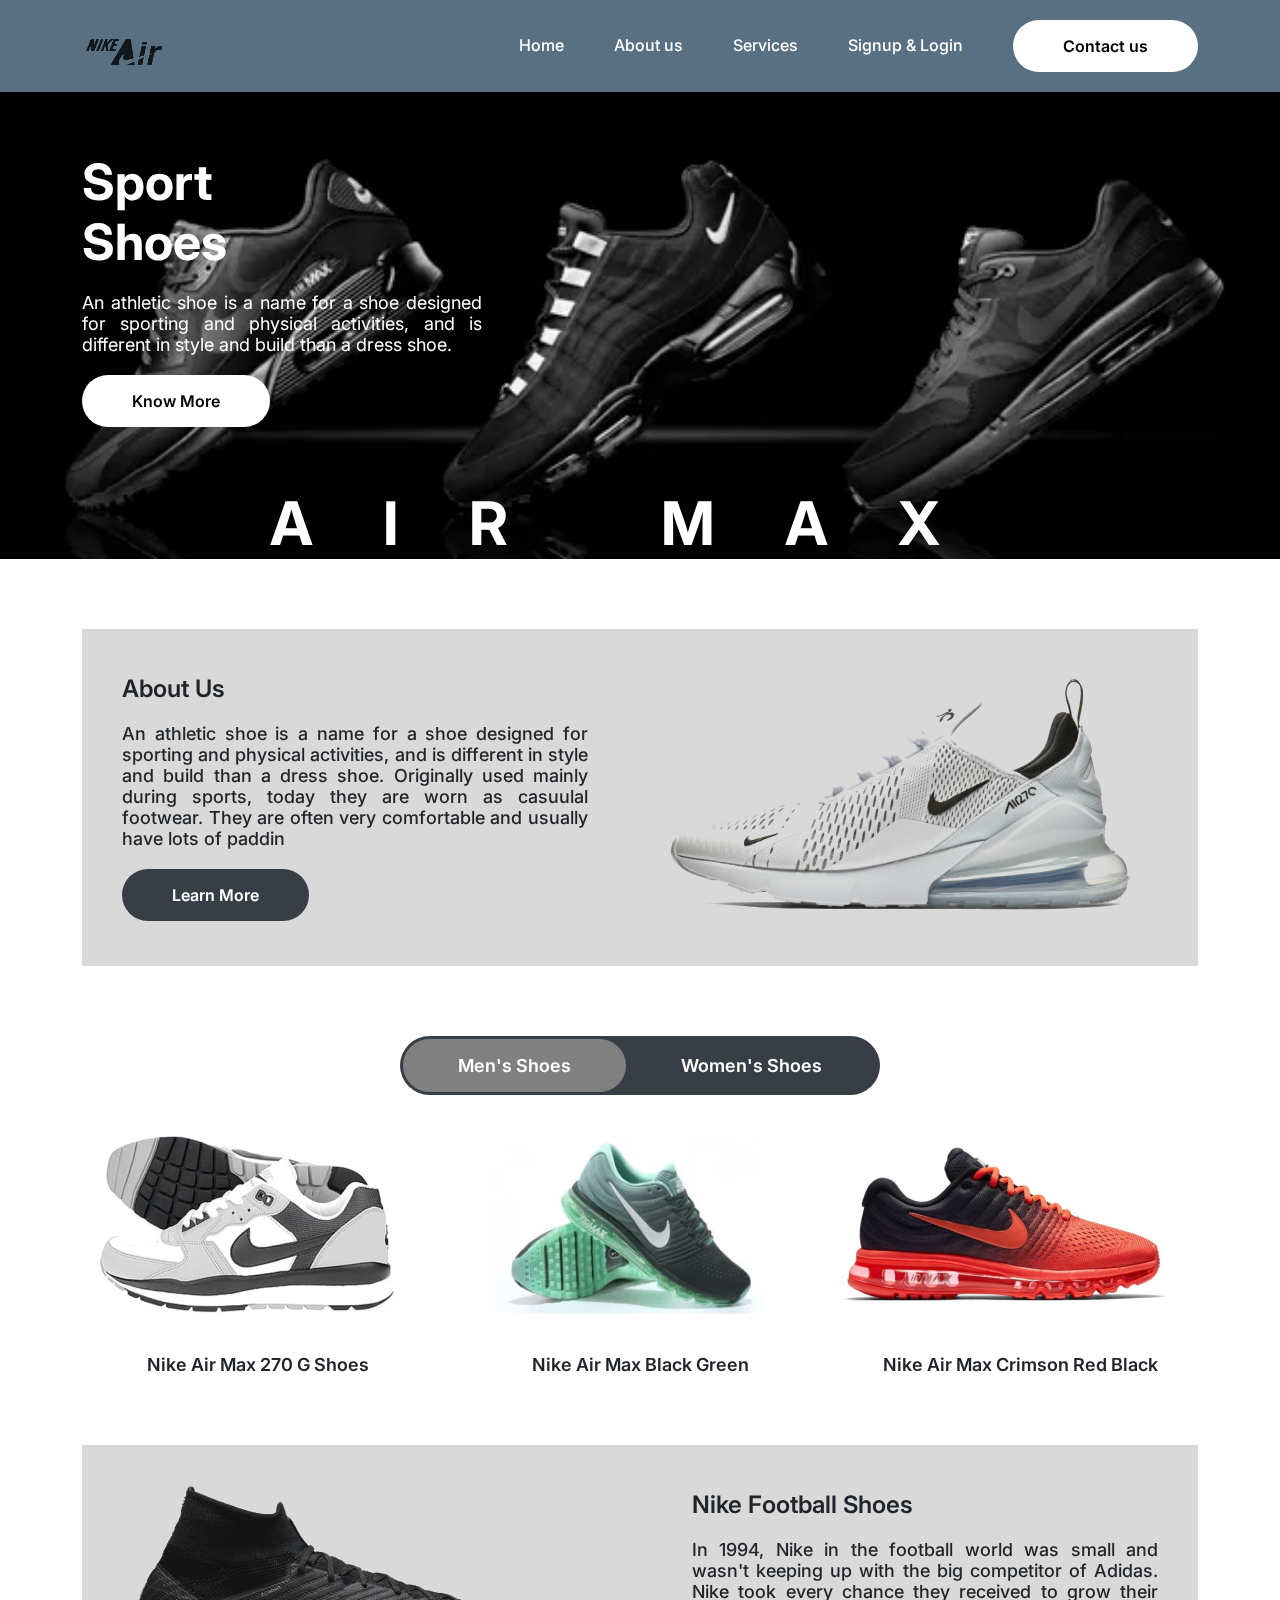
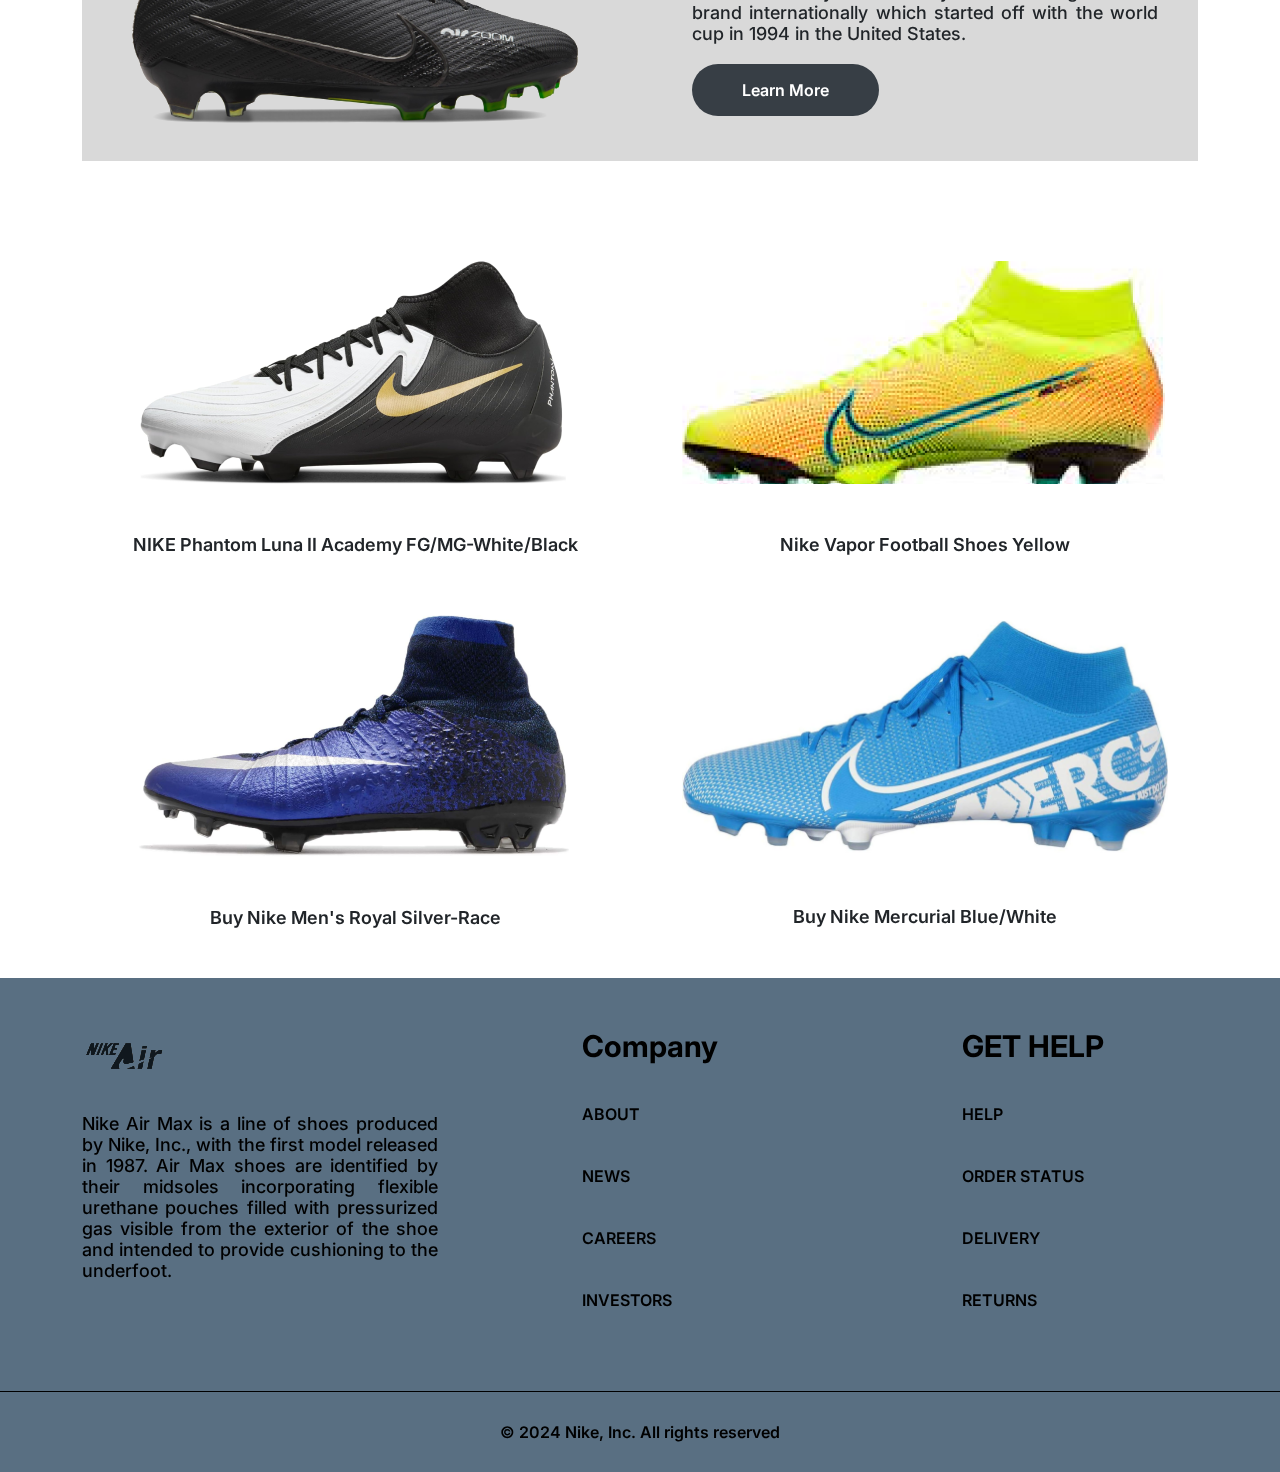
<file: index.html>
<!DOCTYPE html>
<html lang="en">
<head>
    <meta charset="UTF-8">
    <meta name="viewport" content="width=device-width, initial-scale=1.0">
    <title>Document</title>
    <link href="https://fonts.googleapis.com/css2?family=Inter:wght@100..900&display=swap" rel="stylesheet">
    <link href="https://cdn.jsdelivr.net/npm/bootstrap@5.3.2/dist/css/bootstrap.min.css" rel="stylesheet">
    <link rel="stylesheet" href="https://cdnjs.cloudflare.com/ajax/libs/font-awesome/6.5.1/css/all.min.css"
        integrity="sha512-DTOQO9RWCH3ppGqcWaEA1BIZOC6xxalwEsw9c2QQeAIftl+Vegovlnee1c9QX4TctnWMn13TZye+giMm8e2LwA=="
        crossorigin="anonymous" referrerpolicy="no-referrer" />
    <link href="https://cdn.jsdelivr.net/npm/bootstrap@5.3.3/dist/css/bootstrap.min.css" rel="stylesheet">
    <script src="https://cdn.jsdelivr.net/npm/bootstrap@5.3.3/dist/js/bootstrap.bundle.min.js"></script>
    <link rel="stylesheet" href="css/style.css">
    <link rel="stylesheet" href="css/responsive.css">
</head>
<body>
    <!-- Header-section -->
    <header>
        <div class="container">
            <div class="header-inner">
                <div class="row align-items-center">
                    <div class="col-6 col-md-3">
                        <div class="nike-logo">
                            <a href="#">
                                <img src="img/nike-logo (1).png" alt="logo">
                            </a>
                        </div>
                    </div>

                    <div class="col-6 col-md-9">
                        <div class="header-menu menu-content">
                            <ul class="list-unstyled d-flex justify-content-end align-items-center">
                                <li>
                                    <a href="#">Home</a>
                                </li>
                                <li>
                                    <a href="#">About us</a>
                                </li>
                                <li>
                                    <a href="#">Services</a>
                                </li>
                                <li>
                                    <a href="signup.html">Signup & Login</a>
                                </li>
                                <li>
                                    <a href="#" class="site-btn site-btn-2">Contact us</a>
                                </li>                                
                            </ul>
                        </div>

                        <div class="mobile-sidenav-btn float-end">
                            <button class="mobile-toggle-btn"><i class="fa fa-bars"></i></button>
                        </div>
                        <div class="mobile-sidenav-content" id="mySidenav">
                            <div class="mobile-sidenav-btn sidenav-close-btn">
                                <button class="mobile-toggle-btn active"><i class="fa fa-close"></i></button>
                            </div>
                            <div class="menu-header-menu-container">
                                <ul class="list-unstyled">
                                    <li>
                                        <a href="#">Home</a>
                                    </li>
                                    <li>
                                        <a href="#">About us</a>
                                    </li>
                                    <li>
                                        <a href="#">Services</a>
                                    </li>                                    
                                    <li>
                                        <a href="signup.html">Signup & Login</a>
                                    </li>                                    
                                    <li>
                                        <a href="#" class="site-btn site-btn-2">Contact Us</a>
                                    </li>
                                </ul>
                            </div>            
                        </div>
                    </div>
                </div>
            </div>
        </div>        
    </header>
    

    <!-- Hero Section -->
    <section class="hero-section">
        <div class="container">
            <div class="hero-inner">
                <div class="row align-items-center">
                    <div class="col-md-12">
                        <div class="hero-content">
                            <h1 class="hero-heading">Sport <br>
                            Shoes</h1>
                            <p class="hero-para"> An athletic shoe is a name for a shoe designed for sporting and physical
                            activities, and is different in style and build than a dress shoe.</p>                    
                            <a href="#" class="site-btn">Know More</a>                                              
                        </div>
                    </div>                                        
                </div>                                
            </div>            
        </div>
        <div class="air-max">
            <h2 class="air-max-heading">AIR MAX</h2>
        </div>
    </section>

    <!-- About us section -->
    <section class="about-section py-70">
        <div class="container">
            <div class="about-inner">
                <div class="row align-items-center">
                    <div class="col-md-6">
                        <div class="about-left">
                            <h4>About Us</h4>
                            <p>An athletic shoe is a name for a shoe designed for sporting and physical activities, and is different in style and build than a dress shoe. Originally used mainly during sports, today they are worn as casuulal footwear. They are often very comfortable and usually have lots of paddin</p>
                            <a href="#" class="site-btn site-bt">Learn More</a>
                        </div>
                    </div>
                    <div class="col-md-6">
                        <div class="about-right">
                            <img src="img/nike-white-shoe.png" alt="shoe">
                        </div>
                    </div>
                </div>
            </div>
        </div>
    </section>

    <!-- Shoes-button section -->
    <section class="shoes-btn-section">
        <div class="container">
            <div class="shoes-btn-inner">
                <ul class="nav nav-pills">
                    <li class="nav-item">
                        <a href="#men" class="nav-link rounded-pill active" data-bs-toggle="pill">Men's Shoes</a>
                    </li>
                    <li class="nav-item">
                        <a href="#women" class="nav-link rounded-pill" data-bs-toggle="pill">Women's Shoes</a>
                    </li>
                </ul>
            </div>

            <div class="shoes-option">
                <div class="tab-content">
                    <div id="men" class="tab-pane active">
                        <div class="row align-items-center">
                            <div class="col-md-4">
                                <div class="shoes-content">
                                    <img src="img/nike-windrunner 1.png" alt="shoe">
                                    <p>Nike Air Max 270 G
                                        Shoes </p>
                                </div>
                            </div>
                            <div class="col-md-4">
                                <div class="shoes-content">
                                    <img src="img/nike-air-max-2017-black-green-250x250 1.png" alt="shoe">
                                    <p>Nike Air Max Black Green </p>
                                </div>
                            </div>
                            <div class="col-md-4">
                                <div class="shoes-content">
                                    <img src="img/s-l960 1.png" alt="shoe">
                                    <p>Nike Air Max Crimson Red Black</p>
                                </div>
                            </div>
                        </div>
                    </div>

                    <div id="women" class="tab-pane">
                        <div class="row align-items-center">
                            <div class="col-md-4">
                                <div class="shoes-content">
                                    <img src="img/women-road-running-shoe.png" alt="shoe">
                                    <p>Nike Air Max 270 G
                                        Shoes </p>
                                </div>
                            </div>
                            <div class="col-md-4">
                                <div class="shoes-content">
                                    <img src="img/women-running-shoe.png" alt="shoe">
                                    <p>Nike Air Max 270 G
                                        Shoes </p>
                                </div>
                            </div>
                            <div class="col-md-4">
                                <div class="shoes-content">
                                    <img src="img/court-vision-low-shoes.png" alt="shoe">
                                    <p>Nike Air Max 270 G
                                        Shoes </p>
                                </div>
                            </div>
                        </div>
                    </div>
                </div>
            </div>
        </div>        
    </section>

    <!-- About Football Shoes -->
    <section class="about-section py-70">
        <div class="container">
            <div class="about-football about-inner">
                <div class="row align-items-center">
                    <div class="col-md-6">
                        <div class="about-right">
                            <img src="img/nikefoot.png" alt="shoe">
                        </div>
                    </div>
                    <div class="col-md-6">
                        <div class="about-left">
                            <h4>Nike Football Shoes</h4>
                            <p>In 1994, Nike in the football world was small and wasn't keeping up with the big competitor of Adidas. Nike took every chance they received to grow their brand internationally which started off with the world cup in 1994 in the United States.</p>
                            <a href="#" class="site-btn site-bt">Learn More</a>
                        </div>
                    </div>                    
                </div>
            </div>
        </div>
    </section>

    <!-- Football-shoes -->
    <section class="football-shoes-section">
        <div class="container">
            <div class="football-shoes-inner">
                <div class="row align-items-center">
                    <div class="col-md-6">
                        <div class="football-shoes-content">
                            <img src="img/white-black.png" alt="shoe">
                            <p>NIKE Phantom Luna II Academy FG/MG-White/Black</p>
                        </div>
                    </div>
                    <div class="col-md-6">
                        <div class="football-shoes-content">
                            <img src="img/orange-yellow-football.png" alt="shoe">
                            <p>Nike Vapor Football Shoes Yellow</p>
                        </div>
                    </div>
                    <div class="col-md-6">
                        <div class="football-shoes-content">
                            <img src="img/blue-footbal-shoes.png" alt="shoe">
                            <p>Buy Nike Men's Royal 
                                Silver-Race</p>
                        </div>
                    </div>
                    <div class="col-md-6">
                        <div class="football-shoes-content">
                            <img src="img/blue-football.png" alt="shoe">
                            <p>Buy Nike Mercurial  Blue/White</p>
                        </div>
                    </div>
                </div>
            </div>
        </div>
    </section>

    <!-- Footer-section -->
    <footer>        
        <div class="container">
            <div class="footer-top">
                <div class="row">
                    <div class="col-md-4">
                        <div class="footer-inner-left nike-logo">
                            <a href="#">
                                <img src="img/nike-logo (1).png" alt="logo">
                            </a>
                            <p class="footer-discription"> Nike Air Max is a line of shoes produced by Nike, Inc., with the first model released in 1987. Air Max shoes are identified by their midsoles incorporating flexible urethane pouches filled with pressurized gas visible from the exterior of the shoe and intended to provide cushioning to the underfoot.</p>

                            <div class="footer-media">
                                <ul class="list-unstyled d-flex justify-content-start">
                                    <li>
                                        <a href="#"><i class="fa-brands fa-square-instagram"></i></a>
                                    </li>
                                    <li>
                                        <a href="#"><i class="fa-brands fa-facebook"></i></a>
                                    </li>
                                    <li>
                                        <a href="#"><i class="fa-brands fa-twitter"></i></a>
                                    </li>
                                    <li>
                                        <a href="#"><i class="fa-brands fa-youtube"></i></a>
                                    </li>
                                </ul>
                            </div>
                        </div>
                    </div>

                <!-- Comapany -->
                    <div class="col-md-4">
                        <div class="footer-inner-right">                      
                            <div class="footer-menu footer-menu-content">
                                <ul class="list-unstyled">
                                    <li>
                                        <h4>Company</h4>
                                    </li>
                                    <li>
                                        <a href="#">ABOUT</a>
                                    </li>
                                    <li>
                                        <a href="#">NEWS</a>
                                    </li>
                                    <li>
                                        <a href="#">CAREERS</a>
                                    </li>
                                    <li>
                                        <a href="#">INVESTORS</a>
                                    </li>
                                </ul>
                            </div>
                        </div>
                    </div>

                    <!-- Help-->
                    <div class="col-md-4">
                        <div class="footer-inner-right">
                            <div class="footer-menu footer-menu-content">
                                <ul class="list-unstyled">
                                    <li>
                                        <h4>GET HELP</h4>
                                    </li>
                                    <li>
                                        <a href="#">HELP</a>
                                    </li>
                                    <li>
                                        <a href="#">ORDER STATUS</a>
                                    </li>
                                    <li>
                                        <a href="#">DELIVERY</a>
                                    </li>
                                    <li>
                                        <a href="#">RETURNS</a>
                                    </li>
                                </ul>
                            </div>
                        </div>
                    </div>
                </div>
            </div>
        </div>    

        <div class="footer-bottom">
            © 2024 Nike, Inc. All rights reserved
        </div>
    </footer>

</body>
<script src="https://cdnjs.cloudflare.com/ajax/libs/jquery/3.7.0/jquery.min.js"></script>
<script>
    // ======= Mobile responsive toggle ========
$(document).ready(function () {
    $(document).on("click", ".mobile-toggle-btn", function () {
        if ($(this).hasClass("active")) {
            $(this).addClass("active");
            $("#mySidenav").css("width", "0");
        } else {
            $(this).removeClass("active");
            $("#mySidenav").css("width", "100vw");
        }
    });
});
</script>
</html>
</file>
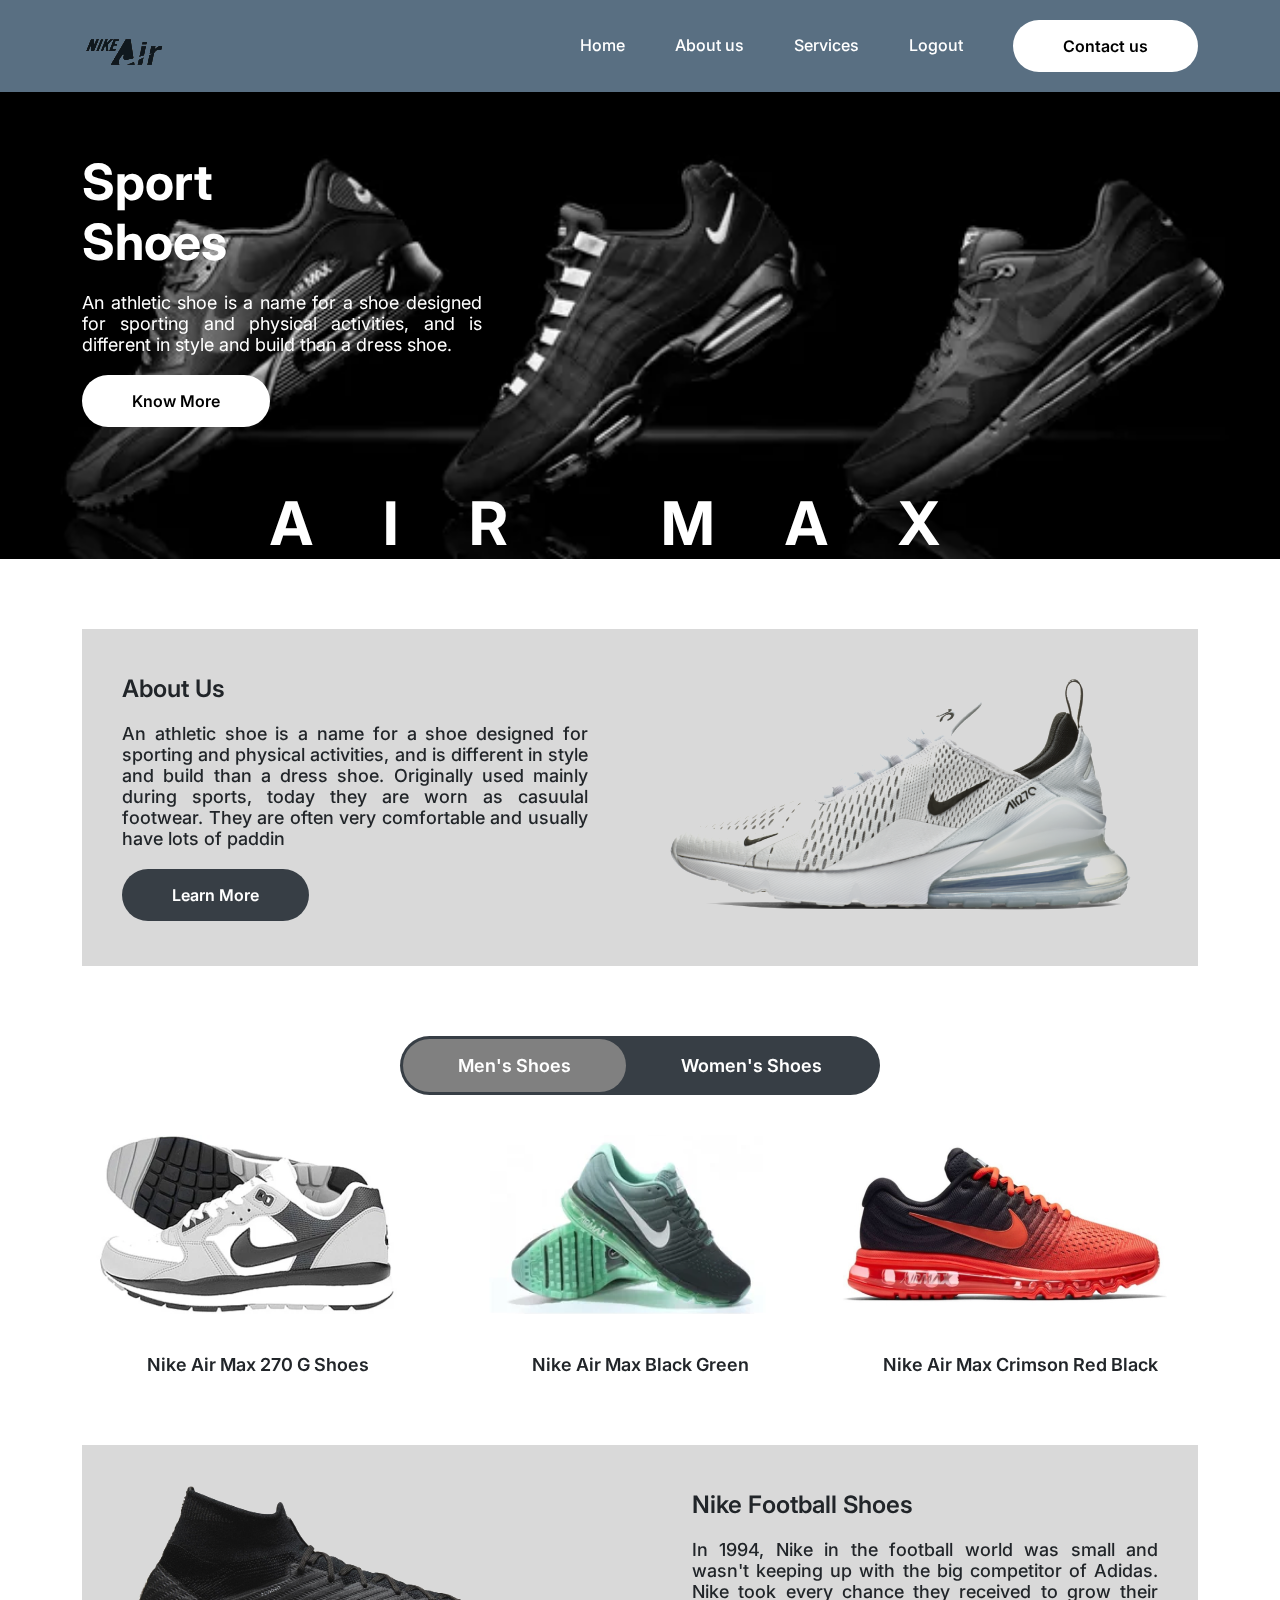
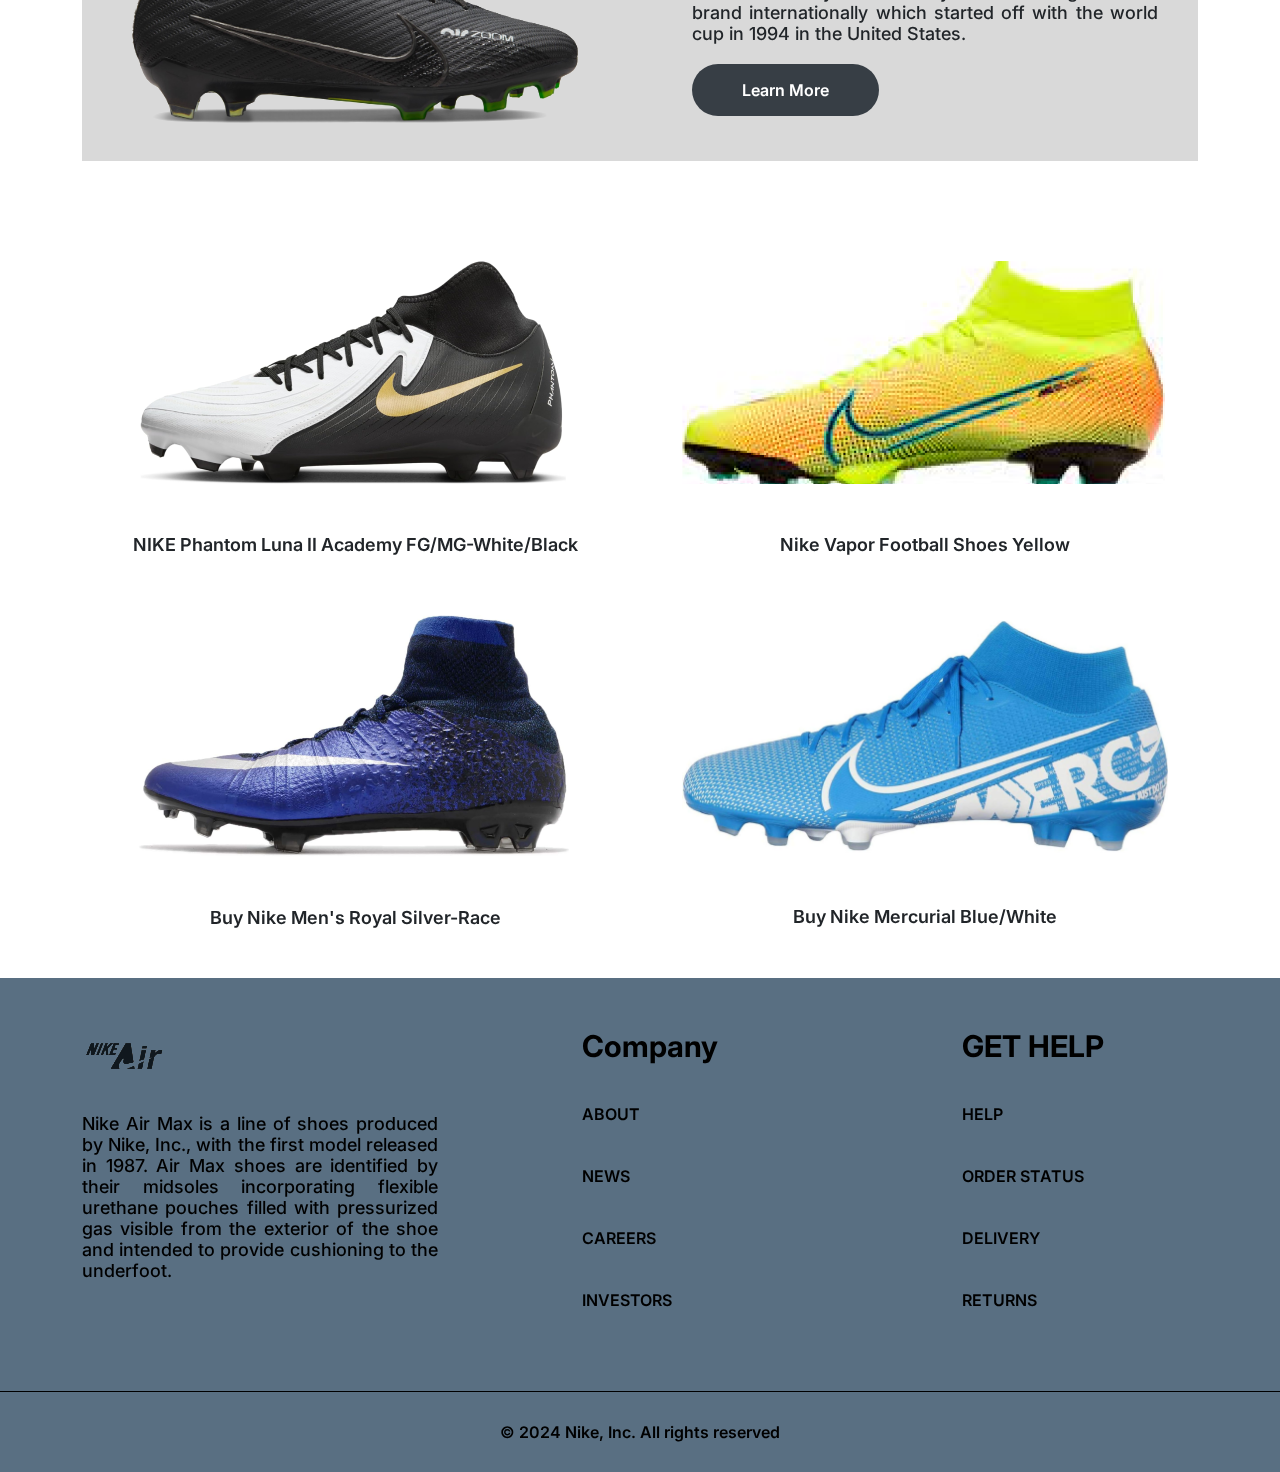
<file: index2.html>
<!DOCTYPE html>
<html lang="en">
<head>
    <meta charset="UTF-8">
    <meta name="viewport" content="width=device-width, initial-scale=1.0">
    <title>Document</title>
    <link href="https://fonts.googleapis.com/css2?family=Inter:wght@100..900&display=swap" rel="stylesheet">
    <link href="https://cdn.jsdelivr.net/npm/bootstrap@5.3.2/dist/css/bootstrap.min.css" rel="stylesheet">
    <link rel="stylesheet" href="https://cdnjs.cloudflare.com/ajax/libs/font-awesome/6.5.1/css/all.min.css"
        integrity="sha512-DTOQO9RWCH3ppGqcWaEA1BIZOC6xxalwEsw9c2QQeAIftl+Vegovlnee1c9QX4TctnWMn13TZye+giMm8e2LwA=="
        crossorigin="anonymous" referrerpolicy="no-referrer" />
    <link href="https://cdn.jsdelivr.net/npm/bootstrap@5.3.3/dist/css/bootstrap.min.css" rel="stylesheet">
    <script src="https://cdn.jsdelivr.net/npm/bootstrap@5.3.3/dist/js/bootstrap.bundle.min.js"></script>
    <link rel="stylesheet" href="css/style.css">
    <link rel="stylesheet" href="css/responsive.css">
</head>
<body onload="changename()">
    <!-- Header-section -->
    <header>
        <div class="container">
            <div class="header-inner">
                <div class="row align-items-center">
                    <div class="col-3 col-md-3">
                        <div class="nike-logo">
                            <a href="#">
                                <img src="img/nike-logo (1).png" alt="logo">
                            </a>
                        </div>
                    </div>

                    <div class="col-2">
                        <div class="nav-sigin d-flex justify-content-start align-items-center">                
                            <h3 id = "name"></h3>
                         </div>
                    </div>
                
                    <div class="col-7 col-md-7">
                        <div class="header-menu menu-content header-menu-2">
                            <ul class="list-unstyled d-flex justify-content-end align-items-center">
                                <li>
                                    <a href="#">Home</a>
                                </li>
                                <li>
                                    <a href="#">About us</a>
                                </li>
                                <li>
                                    <a href="#">Services</a>
                                </li>
                                <li>
                                    <a href="signin.html">Logout</a>
                                </li>
                                <li>
                                    <a href="#" class="site-btn site-btn-2">Contact us</a>
                                </li>
                            </ul>
                        </div>

                        <div class="side-nav-2">
                            <div class="mobile-sidenav-btn float-end">
                                <button class="mobile-toggle-btn"><i class="fa fa-bars"></i></button>
                            </div>
                            <div class="mobile-sidenav-content" id="mySidenav">
                                <div class="mobile-sidenav-btn sidenav-close-btn">
                                    <button class="mobile-toggle-btn active"><i class="fa fa-close"></i></button>
                                </div>
                                <div class="menu-header-menu-container">
                                    <ul class="list-unstyled">
                                        <li>
                                            <a href="#">Home</a>
                                        </li>
                                        <li>
                                            <a href="#">About us</a>
                                        </li>
                                        <li>
                                            <a href="#">Services</a>
                                        </li>                                    
                                        <li>
                                            <a href="signin.html">Logout</a>
                                        </li>
                                        <li>
                                            <a href="#" class="site-btn site-btn-2">Contact Us</a>
                                        </li>
                                    </ul>
                                </div>            
                            </div>
                        </div>
                    </div>
                </div>
            </div>
        </div>        
    </header>
    

    <!-- Hero Section -->
    <section class="hero-section">
        <div class="container">
            <div class="hero-inner">
                <div class="row align-items-center">
                    <div class="col-md-12">
                        <div class="hero-content">
                            <h1 class="hero-heading">Sport <br>
                            Shoes</h1>
                            <p class="hero-para"> An athletic shoe is a name for a shoe designed for sporting and physical
                            activities, and is different in style and build than a dress shoe.</p>                    
                            <a href="#" class="site-btn">Know More</a>                                              
                        </div>
                    </div>                                        
                </div>                                
            </div>            
        </div>
        <div class="air-max">
            <h2 class="air-max-heading">AIR MAX</h2>
        </div>
    </section>

    <!-- About us section -->
    <section class="about-section py-70">
        <div class="container">
            <div class="about-inner">
                <div class="row align-items-center">
                    <div class="col-md-6">
                        <div class="about-left">
                            <h4>About Us</h4>
                            <p>An athletic shoe is a name for a shoe designed for sporting and physical activities, and is different in style and build than a dress shoe. Originally used mainly during sports, today they are worn as casuulal footwear. They are often very comfortable and usually have lots of paddin</p>
                            <a href="#" class="site-btn site-bt">Learn More</a>
                        </div>
                    </div>
                    <div class="col-md-6">
                        <div class="about-right">
                            <img src="img/nike-white-shoe.png" alt="shoe">
                        </div>
                    </div>
                </div>
            </div>
        </div>
    </section>

    <!-- Shoes-button section -->
    <section class="shoes-btn-section">
        <div class="container">
            <div class="shoes-btn-inner">
                <ul class="nav nav-pills">
                    <li class="nav-item">
                        <a href="#men" class="nav-link rounded-pill active" data-bs-toggle="pill">Men's Shoes</a>
                    </li>
                    <li class="nav-item">
                        <a href="#women" class="nav-link rounded-pill" data-bs-toggle="pill">Women's Shoes</a>
                    </li>
                </ul>
            </div>

            <div class="shoes-option">
                <div class="tab-content">
                    <div id="men" class="tab-pane active">
                        <div class="row align-items-center">
                            <div class="col-md-4">
                                <div class="shoes-content">
                                    <img src="img/nike-windrunner 1.png" alt="shoe">
                                    <p>Nike Air Max 270 G
                                        Shoes </p>
                                </div>
                            </div>
                            <div class="col-md-4">
                                <div class="shoes-content">
                                    <img src="img/nike-air-max-2017-black-green-250x250 1.png" alt="shoe">
                                    <p>Nike Air Max Black Green </p>
                                </div>
                            </div>
                            <div class="col-md-4">
                                <div class="shoes-content">
                                    <img src="img/s-l960 1.png" alt="shoe">
                                    <p>Nike Air Max Crimson Red Black</p>
                                </div>
                            </div>
                        </div>
                    </div>

                    <div id="women" class="tab-pane">
                        <div class="row align-items-center">
                            <div class="col-md-4">
                                <div class="shoes-content">
                                    <img src="img/women-road-running-shoe.png" alt="shoe">
                                    <p>Nike Air Max 270 G
                                        Shoes </p>
                                </div>
                            </div>
                            <div class="col-md-4">
                                <div class="shoes-content">
                                    <img src="img/women-running-shoe.png" alt="shoe">
                                    <p>Nike Air Max 270 G
                                        Shoes </p>
                                </div>
                            </div>
                            <div class="col-md-4">
                                <div class="shoes-content">
                                    <img src="img/court-vision-low-shoes.png" alt="shoe">
                                    <p>Nike Air Max 270 G
                                        Shoes </p>
                                </div>
                            </div>
                        </div>
                    </div>
                </div>
            </div>
        </div>        
    </section>

    <!-- About Football Shoes -->
    <section class="about-section py-70">
        <div class="container">
            <div class="about-football about-inner">
                <div class="row align-items-center">
                    <div class="col-md-6">
                        <div class="about-right">
                            <img src="img/nikefoot.png" alt="shoe">
                        </div>
                    </div>
                    <div class="col-md-6">
                        <div class="about-left">
                            <h4>Nike Football Shoes</h4>
                            <p>In 1994, Nike in the football world was small and wasn't keeping up with the big competitor of Adidas. Nike took every chance they received to grow their brand internationally which started off with the world cup in 1994 in the United States.</p>
                            <a href="#" class="site-btn site-bt">Learn More</a>
                        </div>
                    </div>                    
                </div>
            </div>
        </div>
    </section>

    <!-- Football-shoes -->
    <section class="football-shoes-section">
        <div class="container">
            <div class="football-shoes-inner">
                <div class="row align-items-center">
                    <div class="col-md-6">
                        <div class="football-shoes-content">
                            <img src="img/white-black.png" alt="shoe">
                            <p>NIKE Phantom Luna II Academy FG/MG-White/Black</p>
                        </div>
                    </div>
                    <div class="col-md-6">
                        <div class="football-shoes-content">
                            <img src="img/orange-yellow-football.png" alt="shoe">
                            <p>Nike Vapor Football Shoes Yellow</p>
                        </div>
                    </div>
                    <div class="col-md-6">
                        <div class="football-shoes-content">
                            <img src="img/blue-footbal-shoes.png" alt="shoe">
                            <p>Buy Nike Men's Royal 
                                Silver-Race</p>
                        </div>
                    </div>
                    <div class="col-md-6">
                        <div class="football-shoes-content">
                            <img src="img/blue-football.png" alt="shoe">
                            <p>Buy Nike Mercurial  Blue/White</p>
                        </div>
                    </div>
                </div>
            </div>
        </div>
    </section>

    <!-- Footer-section -->
    <footer>        
        <div class="container">
            <div class="footer-top">
                <div class="row">
                    <div class="col-md-4">
                        <div class="footer-inner-left nike-logo">
                            <a href="#">
                                <img src="img/nike-logo (1).png" alt="logo">
                            </a>
                            <p class="footer-discription"> Nike Air Max is a line of shoes produced by Nike, Inc., with the first model released in 1987. Air Max shoes are identified by their midsoles incorporating flexible urethane pouches filled with pressurized gas visible from the exterior of the shoe and intended to provide cushioning to the underfoot.</p>

                            <div class="footer-media">
                                <ul class="list-unstyled d-flex justify-content-start">
                                    <li>
                                        <a href="#"><i class="fa-brands fa-square-instagram"></i></a>
                                    </li>
                                    <li>
                                        <a href="#"><i class="fa-brands fa-facebook"></i></a>
                                    </li>
                                    <li>
                                        <a href="#"><i class="fa-brands fa-twitter"></i></a>
                                    </li>
                                    <li>
                                        <a href="#"><i class="fa-brands fa-youtube"></i></a>
                                    </li>
                                </ul>
                            </div>
                        </div>
                    </div>

                <!-- Comapany -->
                    <div class="col-md-4">
                        <div class="footer-inner-right">                      
                            <div class="footer-menu footer-menu-content">
                                <ul class="list-unstyled">
                                    <li>
                                        <h4>Company</h4>
                                    </li>
                                    <li>
                                        <a href="#">ABOUT</a>
                                    </li>
                                    <li>
                                        <a href="#">NEWS</a>
                                    </li>
                                    <li>
                                        <a href="#">CAREERS</a>
                                    </li>
                                    <li>
                                        <a href="#">INVESTORS</a>
                                    </li>
                                </ul>
                            </div>
                        </div>
                    </div>

                    <!-- Help-->
                    <div class="col-md-4">
                        <div class="footer-inner-right">
                            <div class="footer-menu footer-menu-content">
                                <ul class="list-unstyled">
                                    <li>
                                        <h4>GET HELP</h4>
                                    </li>
                                    <li>
                                        <a href="#">HELP</a>
                                    </li>
                                    <li>
                                        <a href="#">ORDER STATUS</a>
                                    </li>
                                    <li>
                                        <a href="#">DELIVERY</a>
                                    </li>
                                    <li>
                                        <a href="#">RETURNS</a>
                                    </li>
                                </ul>
                            </div>
                        </div>
                    </div>
                </div>
            </div>
        </div>    

        <div class="footer-bottom">
            © 2024 Nike, Inc. All rights reserved
        </div>
    </footer>

</body>
<script src="https://cdnjs.cloudflare.com/ajax/libs/jquery/3.7.0/jquery.min.js"></script>
<script>
    // ======= Mobile responsive toggle ========
$(document).ready(function () {
    $(document).on("click", ".mobile-toggle-btn", function () {
        if ($(this).hasClass("active")) {
            $(this).addClass("active");
            $("#mySidenav").css("width", "0");
        } else {
            $(this).removeClass("active");
            $("#mySidenav").css("width", "100vw");
        }
    });
});
</script>

<!-- ==== Login & Signup ==== -->
<script>
    function changename() {
            
            var urlParams = new URLSearchParams(window.location.search);
            var username = urlParams.get('username');
            
            var x=document.getElementById('name');
            x.textContent = username;
        }
        const searchInput = document.getElementById('searchInput');
    const searchList = document.getElementById('searchList');
    
    searchInput.addEventListener('input', function() {
      const query = searchInput.value.toLowerCase();
      
      Array.from(searchList.children).forEach(function(item) {
        const text = item.textContent.toLowerCase();
        
        if (text.includes(query)) {
          item.style.display = 'block';
        } else {
          item.style.display = 'none';
        }
      });
    });
    
    </script>
</html>
</file>
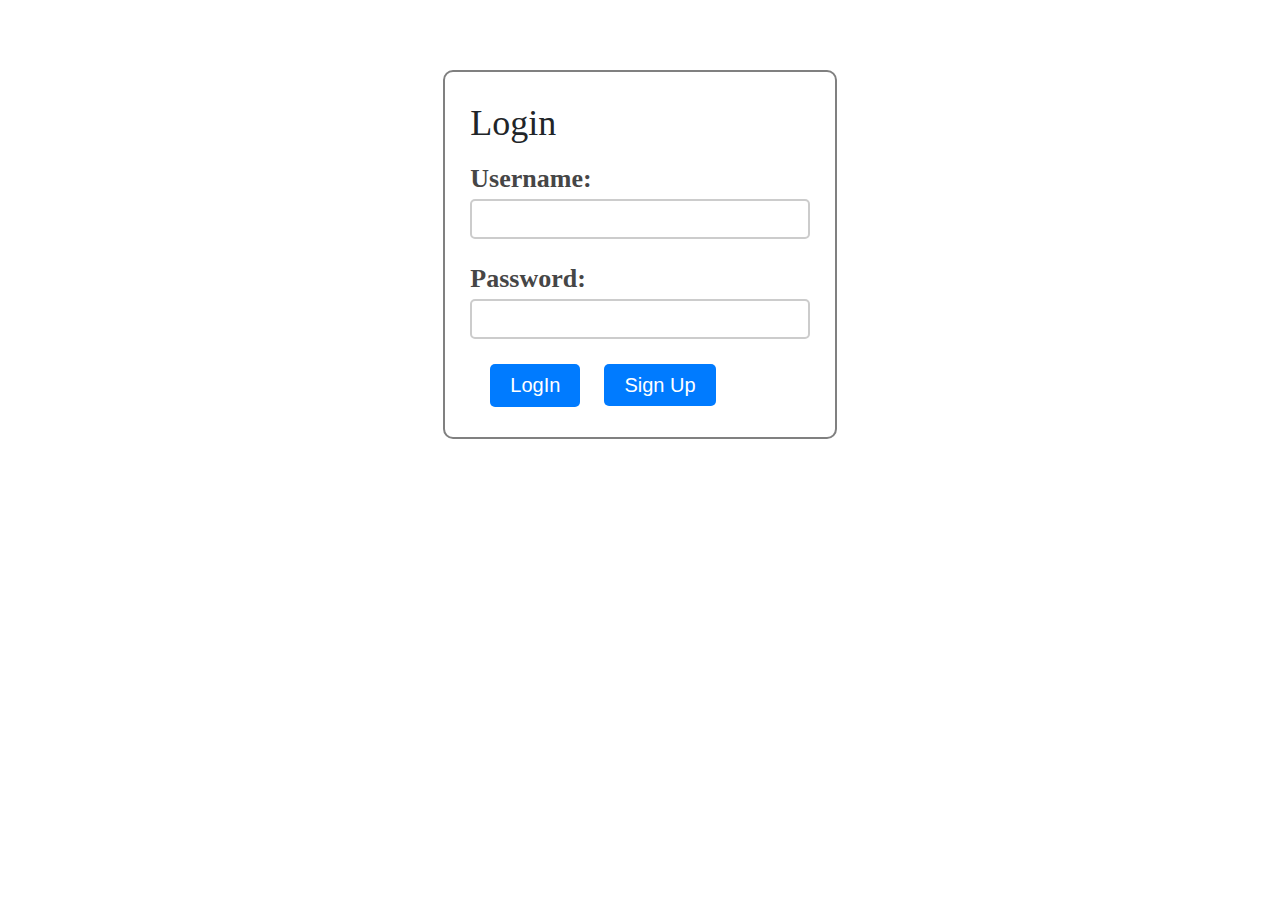
<file: signin.html>
<!DOCTYPE html>
<html lang="en">
<head>
  <meta charset="UTF-8">
  <meta name="viewport" content="width=device-width, initial-scale=1.0">
  <title>Document</title>
  <link href="https://cdn.jsdelivr.net/npm/bootstrap@5.3.2/dist/css/bootstrap.min.css" rel="stylesheet">
  <link rel="stylesheet" href="css/signin.css">
  <link rel="stylesheet" href="css/responsive.css">
</head>
<body>
  <div class="container">
    <div class="log-outer">
    <div class="row justify-content-center align-items-center">
      <div class="col-12">
      <div class="main">
        <h2>Login</h2>
          <form id="loginForm">
            <label for="username">Username:</label>
              <input type="text" id="username" name="username" required><br>
            <label for="password">Password:</label>
              <input type="password" id="password" name="password" required><br>
              <button type="submit">LogIn</button>
              <a href="signup.html">Sign Up</a>
          </form>
      </div>
      </div>
    </div>
  </div>
</div>
</body>
<script src="js/script.js"></script>
</html>
</file>
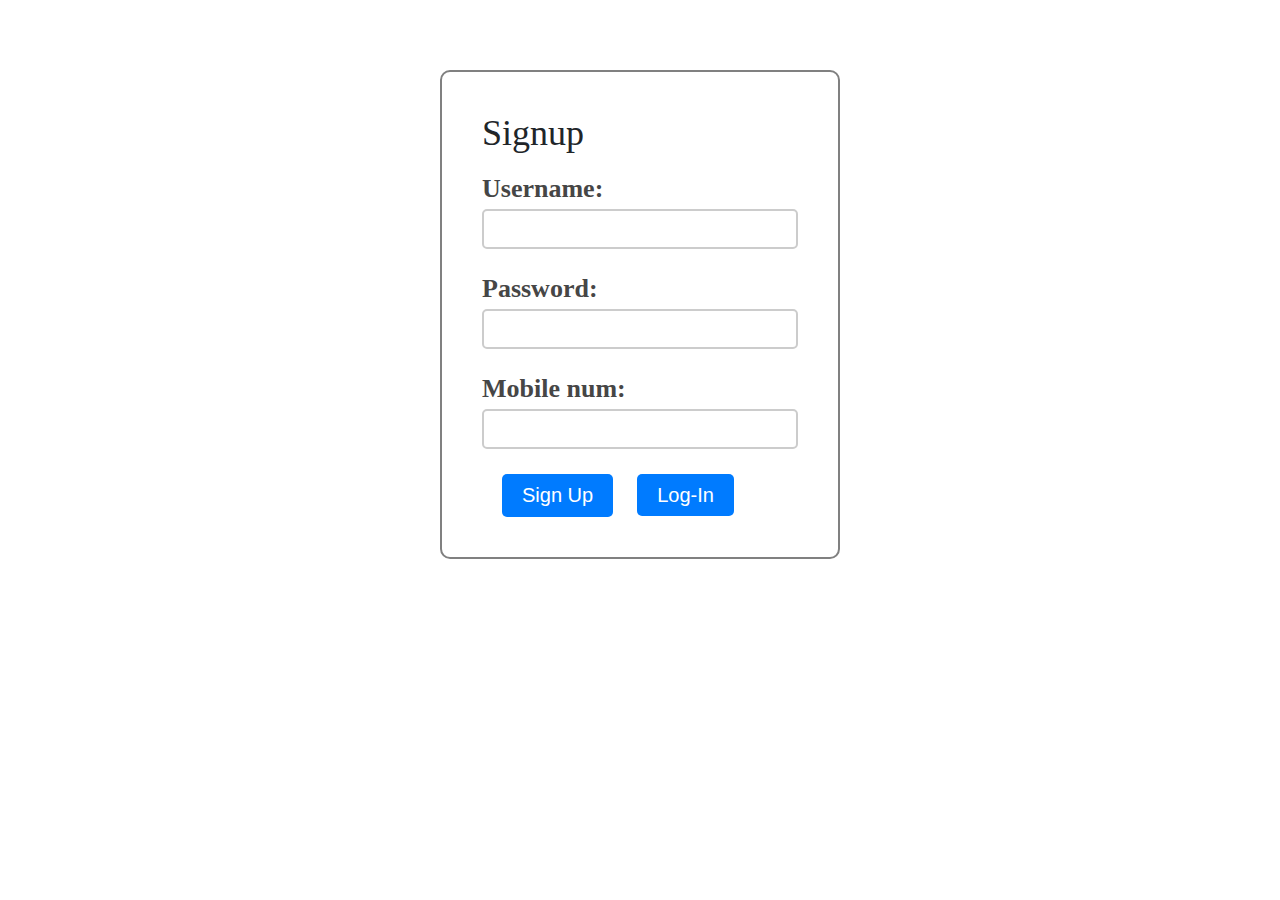
<file: signup.html>
<!DOCTYPE html>
<html lang="en">
<head>
    
    <meta charset="UTF-8">
    <meta name="viewport" content="width=device-width, initial-scale=1.0">
    <title>Signup Page</title>
    <link href="https://cdn.jsdelivr.net/npm/bootstrap@5.3.2/dist/css/bootstrap.min.css" rel="stylesheet">
    <link rel="stylesheet" href="css/style2.css">
    <link rel="stylesheet" href="css/responsive.css">
</head>
<body>
    <div class="container">
        <div class="signup-outer">
            <div class="row justify-content-center align-items-center">
                <div class="col-12">
                    <div class="signup-inner">
                        <h2>Signup</h2>
                        <form id="signupForm">
                            <label for="username">Username:</label>
                                <input type="text" id="username" name="username" required><br>
                            <label for="password">Password:</label>
                                <input type="password" id="password" name="password" required><br>
                            <label for="mobile">Mobile num:</label>
                                <input type="text" id="mobile" name="mobile" required><br>
                            <button type="submit">Sign Up</button>
                                <a href="signin.html">Log-In</a> 
                        </form>
                    </div>
                </div>
            </div>
        </div>
    </div>

    <script src="js/script2.js"></script>
</body>
</html>
</file>
<file: css/style.css>
*{
    box-sizing: border-box;
    font-family: Inter;
}
body, h1, h2, h3, h4, h5, h6, p, ul, li{
    margin: 0;
    padding: 0;
    line-height: normal;
}

.header-inner{
    padding-block: 20px;
}
img{
    max-width: 100%;
}
header{
    background-color: rgba(89, 111, 130, 1);
}
.nike-logo a img {
    mix-blend-mode: darken;
    height: 45px;
}
.nike-logo a{
    display: inline-block;
}
.header-menu ul li:first-child{
    margin-inline-start: 0;
}
.header-menu ul li{
    margin-inline-start: 50px;
}
.mobile-sidenav-btn {
    display: none;
}
.mobile-sidenav-btn button {
    border: 2px solid black;
    background: transparent;
    color: black;
    border-radius: 5px;
    font-size: 30px;
    width: 40px;
    height: 40px;
    display: flex;
    align-items: center;
    justify-content: center;
    margin-inline-start: auto;
}
.mobile-sidenav-content {
    width: 0;
    max-width: 100%;
    height: 100vh;
    position: fixed;
    z-index: 99999;
    top: 0;
    right: 0;
    left: 0;
    background-color: rgba(89, 111, 130, 1);;
    overflow-x: hidden;
    transition: all 0.5s ease-in-out;
    display: flex;
    align-items: center;
    justify-content: center;
}

.mobile-sidenav-content ul li:not(:last-child) a {
    font-size: 18px;
    font-weight: 500;
    line-height: 16px;
    color: #fff;
    margin-block-end: 35px;
    display: block;
    text-align: center;
    transition: all .4s ease-in-out;
    text-decoration: none;
}

.mobile-sidenav-content a.site-btn.btn-dark-bg.ms-5 {
    margin-inline-start: 0 !important;
}
.sidenav-close-btn button {
    color: black;
    border-color: black
}
.sidenav-close-btn {
    position: absolute;
    top: 20px;
    right: 20px;
}
.header-menu ul li:not(:last-child) a{
    text-decoration: none;
    color: #fff;
    font-size: 16px;
    font-weight: 500;
}
.nav-sigin h3 {
    font-size: 24px;
    font-weight: 500;
    text-decoration: none;
    color: black;
}
.header-inner .col-2 {
    padding: 0px;
}
.menu-content ul li{
    transition: 0.3s all;
}

.menu-content :not(:last-child) a::after{
    content:'';
    display: block;
    width: 0%;
    height: 2px;
    background-color: #fff;
    transition: width .3s;
}
.menu-content a:hover::after{
    width: 100%;
    transition: width .3s;
}
.site-btn{
    background-color: #fff;
    color: black;
    font-size: 16px;
    font-weight: 600;
    text-decoration: none;
    padding: 16px 50px;
    display: inline-block;
    border-radius: 30px;
    width: auto;
}
.site-btn:hover{
    background-color:grey;
    color: black;
}
.hero-section{
    /* background-color: rgba(89, 111, 130, 1); */
    background-image: url(../img/black-shoe.png);
    background-repeat: no-repeat;
    background-size: cover;
}
.hero-content{
    padding-block: 60px;
}
.hero-heading{
    font-family: 'Inter';
    color: #fff;
    font-size:50px;
    font-weight: bold;
}
.hero-para{
    color: #fff;
    padding-block: 20px;
    font-size: 18px;
    font-weight: 400;
    text-align: justify;
    width: 400px;
}

.air-max{    
    display: flex;
    align-items: center;
    justify-content: center;    
    /* background-color: rgba(17, 14, 28, 1); */
}
.air-max-heading{
    font-size: 60px;
    font-weight: bold;
    color: #fff;
    letter-spacing: 70px;
}
.py-70{
    padding-block: 70px;
}
.site-bt{
    background-color: rgba(55, 62, 69, 1);
    color: #fff;
}
.about-inner{
    background-color: rgba(217, 217, 217, 1);
}
.about-left{
    padding:45px 40px;
}
.about-left h4 {
    font-size: 24px;
    font-weight: 600;
}
.about-left p{
    padding-block: 20px;
    text-align: justify;
    font-size: 18px;
    font-weight: 500;
}
.about-right {
    mix-blend-mode: darken;
}
.shoes-btn-inner{
    text-align: center;   
}
.shoes-btn-inner ul li a{
    border-radius: 30px;
    color: #fff;
}
.shoes-btn-inner ul {
    display: inline-flex;
    background-color: rgba(55, 62, 69, 1);
    border-radius: 30px;
    padding: 3px;
}
.shoes-btn-inner ul li a:is(:link, :active, :visited).active{
    background-color: grey;
}
.shoes-btn-inner ul li a:is(:link){
    color: #fff;
}
.shoes-btn-inner ul li a{
    color: #fff;
    font-family: Inter;
    font-size: 18px;
    font-weight: 600;
    padding: 16px 55px;
}
.shoes-content img{
    padding-block: 40px;
    text-align: center;
    /* mix-blend-mode: darken; */
    
}
.shoes-content p{
    font-size: 18px;
    font-weight: 600;
    text-align: center;
}
.football-shoes-content {
    padding: 30px;
}
.football-shoes-content p{
    padding-block-start: 50px;
    text-align: center;
    font-size: 18px;
    font-weight: 600;
}
footer{
    background-color: rgba(89, 111, 130, 1);
    margin-block-start: 20px;
}
.footer-top{
    padding-block-start: 30px;
}
.footer-inner-left {
    padding-block-start: 20px;
}
.footer-inner-left .footer-discription{
    padding-block-start: 40px;
    text-align: justify;
    color: black;
    font-size: 18px;
    font-weight: 500;
}
.footer-media{
    padding-block-start: 40px;
}
.footer-media ul li a i {
    color: black;
    letter-spacing: 20px;
    font-size: 25px;
}
.footer-inner-right {
    margin-inline-start: 120px;
}
.footer-inner-right h4{
    font-size: 30px;
    font-weight: bold;
    color:black;
}
.footer-inner-right ul li:not(:first-child){
    display: flex;
    padding-block-start: 40px;
}
.footer-inner-right ul li h4{
    display: flex;
    padding-block-start: 20px;
}
.footer-inner-right ul li a{
    text-decoration: none;
    font-size: 16px;   
    font-weight: 600;
    color: black;
}
.footer-menu-content ul li{
    transition: 0.3s all;
    color: #fff;
}
.footer-menu-content ul li a:hover{
    color: #fff;
}
.footer-menu-content a::after{
    content:'';
    display:block;
    width: 0%;
    height: 2px;
    background-color: #fff;
    transition: width .3s;
}
.footer-menu-content a:hover::after{
    width: 100%;
    transition: width .3s;
}
.footer-menu-content ul li{
    width: fit-content;
}
.footer-bottom{
    display: flex;
    justify-content: center;
    align-items: center;
    color: black;
    margin-block-start: 50px;
    font-size: 16px;
    padding-block: 30px;
    font-weight: 600;
    border-top: 1px solid black;
}
</file>
<file: css/responsive.css>
@media screen and (max-width: 1280px){
    
}
@media screen and (max-width: 1024px){
    .hero-para {        
        font-size: 16px;        
    }
    .header-menu ul li {
        margin-inline-start: 40px;
    }
    .site-btn {
        padding: 16px 50px;
    }
    .air-max-heading {
        font-size: 50px;
    }
    .about-left h4 {
        font-size: 20px;
    }
    .about-left p {        
        font-size: 16px;
    }
    .shoes-btn-inner ul li a {        
        font-size: 16px;        
    }

}
@media screen and (max-width: 991px){
    .header-menu-2 {
        display: none;
    }
    .side-nav-2 .mobile-sidenav-btn {
        display: block;
    }    
    .hero-heading {
        font-size: 30px;
    }
    .site-btn {
        padding: 14px 28px;
        
    }    
    .header-menu ul li {
        margin-inline-start: 32px;
    }
    .air-max-heading {
        font-size: 40px;
        letter-spacing: 60px;
    }
    .about-left p {
        font-size: 14px;
    }
    .footer-inner-left .footer-discription {
        padding-block-start: 30px;
        font-size: 14px;        
    }
    .footer-media {
        padding-block-start: 30px;
    }
    .footer-inner-right {
        margin-inline-start: 50px;
    }
    .footer-inner-right ul li:not(:first-child) {        
        padding-block-start: 35px;
    }
}
@media screen and (max-width: 768px){
    .header-menu {
        display: none;
    }
    .mobile-sidenav-btn {
        display: block;
    }
    .site-btn {
        padding: 12px 30px;
    }   
    .footer-bottom {        
        padding-block: 30px;        
    }
    .hero-para {
        width: 350px;
    }
    .air-max-heading {
        font-size: 30px;
        letter-spacing: 60px;
    }
    .py-70 {
        padding-block: 50px;
    }
    .about-left {
        padding: 35px 30px;
    }
    .footer-inner-right h4 {
        font-size: 24px;
    }
    .footer-inner-right ul li a {
        font-size: 14px;        
    }
    .footer-inner-right ul li:not(:first-child) {
        padding-block-start: 30px;
    }
    .footer-bottom {
        font-size: 14px;
    }
}
@media screen and (max-width: 767px){
    .hero-content {
        text-align: center;
    }
    .hero-para {
        width: auto;
        text-align: center;
    }
    .air-max-heading {
        font-size: 28px;
        letter-spacing: 30px;
    }
    .shoes-btn-inner ul li a {
        padding: 12px 40px;
    }
    .about-left {
        text-align: center;
    }
    .about-left p{
        text-align: center;
    }
    .about-football .row{
        flex-direction: column-reverse;
    }
    .shoes-content p {
        font-size: 16px;    
    }
    .shoes-content img {
        padding-block: 30px;
    }
    .shoes-content{
        text-align: center;
    }
    .shoes-content img {
        padding-block: 30px;        
    }
    .football-shoes-content p {
        padding-block-start: 20px;        
    }
    .footer-top {
        padding-block-start: 10px;
    }
    .footer-inner-right {
        margin-inline-start:0px;
    }    
}
@media screen and (max-width: 580px){
    .header-inner {
        padding-block: 10px;
    }
    .py-70 {
        padding-block: 30px;
    }
    .hero-content {
        padding-block: 10px;
    }
    .hero-heading {
        font-size: 24px;
    }
    .hero-para {        
        padding-block: 10px;            
    }
    .site-btn {
        padding: 10px 30px;
        font-size: 14px;        
    }
    .air-max-heading {
        font-size: 20px;
        letter-spacing: 12px;
    }
    .about-left {
        padding: 20px 20px;
    }
    .about-left p {
        padding-block: 10px;
    }
    .football-shoes-content p {
        font-size: 16px;
    }
    .footer-inner-left .footer-discription {
        padding-block-start: 20px;
    }
    .footer-media {
        padding-block-start: 20px;
    }
    .footer-bottom {
        margin-block-start: 25px;
    }
}
@media screen and (max-width: 480px){
    .air-max {
        padding-block-start: 10px;
    }
    .nav-sigin h3 {
        font-size: 18px;        
    }
}
@media screen and (max-width: 414px){
    .hero-para {
        font-size: 14px;
    }
    .shoes-btn-inner ul {
        display: inline-block;
        border-radius: 10px;
    }
    .football-shoes-content {
        padding: 20px;
    }
}
@media screen and (max-width: 375px){
    .nav-sigin h3 {
        font-size: 16px;
    }
}
@media screen and (max-width: 325px){
    .hero-heading {
        font-size: 20px;
    }
    .shoes-content p {
        font-size: 14px;
    }
    .football-shoes-content p {
        font-size: 14px;
    }   
}
</file>
<file: css/signin.css>
*{
    box-sizing: border-box;
    font-family: Inter;
}
body, h1, h2, h3, h4, h5, h6, p, ul, li{
    margin: 0;
    padding: 0;
    line-height: normal;
}
/* Below line is used for online Google font */
@import url(http://fonts.googleapis.com/css?family=Raleway);

.main h2 {
    margin-block-end: 20px;
    font-size: 36px;
    font-weight: 400;
}
hr{
margin: 10px -50px;
border: 0;
border-top: 1px solid #ccc;
margin-bottom: 40px;
}
/* div.container{
width: 900px;
height: 610px;
margin:35px auto;
font-family: 'Raleway', sans-serif;
} */
.log-outer .col-12 {
    display: inline-flex;
    justify-content: center;
}
.log-outer {
    margin-block-start: 70px;
}
.main{
width: auto;
padding: 30px 25px;
border: 2px solid gray;
border-radius: 10px;
font-family: raleway;
float:left;
}
.main input[type=text],input[type=password]{
width: 100%;
height: 40px;
padding: 5px;
margin-bottom: 25px;
margin-top: 5px;
border: 2px solid #ccc;
color: #4f4f4f;
font-size: 16px;
border-radius: 5px;
}
.main label{
color: #464646;
text-shadow: 0 1px 0 #fff;
font-size: 26px;
font-weight: bold;
}
center{
font-size:32px;
}
.note{
color:red;
}
.valid{
color:green;
}
.back{
text-decoration: none;
border: 1px solid rgb(0, 143, 255);
background-color: rgb(0, 214, 255);
padding: 3px 20px;
border-radius: 2px;
color: black;
}
.main input[type=button]{
font-size: 16px;
background: linear-gradient(#ffbc00 5%, #ffdd7f 100%);
border: 1px solid #e5a900;
color: #4E4D4B;
font-weight: bold;
cursor: pointer;
width: 100%;
border-radius: 5px;
padding: 10px 0;
outline:none;
}
.main input[type=button]:hover{
background: linear-gradient(#ffdd7f 5%, #ffbc00 100%);
}
.pg-2{
    background-color: #464646;
}
.thank-amazon{
    justify-content: center;
    display: flex;
    padding-block-start: 5%;
}
/* .main{
    margin-inline-start: 200px;
} */
.main form button{
    font-size: 20px;
    margin-left: 20px;
    background-color: #007bff;
    color: #fff;
    border: none;
    border-radius: 5px;
    cursor: pointer;
    padding: 10px 20px;
    text-decoration: none;
    font-family:Arial, Helvetica, sans-serif;
}       
.main form a{
    font-size: 20px;
    margin-left: 20px;
    background-color: #007bff;
    color: #fff;
    border: none;
    border-radius: 5px;
    cursor: pointer;
    padding: 10px 20px;
    text-decoration: none;
    font-family: Arial, Helvetica, sans-serif;
}
</file>
<file: css/style2.css>
*{
    box-sizing: border-box;
    font-family: Inter;
}
body, h1, h2, h3, h4, h5, h6, p, ul, li{
    margin: 0;
    padding: 0;
    line-height: normal;
}
.signup-inner {
    max-width: 400px;    
    border: 2px solid gray;
    border-radius: 10px;     
    padding: 40px;
}
.signup-outer{
    margin-block-start: 70px;
}
.signup-outer .col-12 {
    justify-content: center;
    display: inline-flex;
}
.signup-inner h2 {
    margin-block-end: 20px;
    font-size: 36px;
    font-weight: 400;
}
.signup-inner label{
    color: #464646;
    text-shadow: 0 1px 0 #fff;
    font-size: 26px;
    font-weight: bold;
    }
/* input[type="text"],
input[type="password"] {
    width: 100%;
    margin-bottom: 10px;
    padding: 10px;
    width: -webkit-fill-available;
} */

.signup-inner input[type=text], input[type=password] {
    width: 100%;
    height: 40px;
    padding: 5px;
    margin-bottom: 25px;
    margin-top: 5px;
    border: 2px solid #ccc;
    color: #4f4f4f;
    font-size: 16px;
    border-radius: 5px;
}

/* form a{
    margin-left: 20px;
    background-color: #007bff;
    color: #fff;
    border: none;
    border-radius: 5px;
    cursor: pointer;
    padding: 10px 20px;
    text-decoration: none;
}
button {
    padding: 10px 20px;
    background-color: #007bff;
    color: #fff;
    border: none;
    border-radius: 5px;
    cursor: pointer;
} */

.signup-inner form button{
    font-size: 20px;
    margin-left: 20px;
    background-color: #007bff;
    color: #fff;
    border: none;
    border-radius: 5px;
    cursor: pointer;
    padding: 10px 20px;
    text-decoration: none;
    font-family:Arial, Helvetica, sans-serif;
}       
.signup-inner form a{
    font-size: 20px;
    margin-left: 20px;
    background-color: #007bff;
    color: #fff;
    border: none;
    border-radius: 5px;
    cursor: pointer;
    padding: 10px 20px;
    text-decoration: none;
    font-family: Arial, Helvetica, sans-serif;
}

button:hover {
    background-color: #0056b3;
}
</file>
